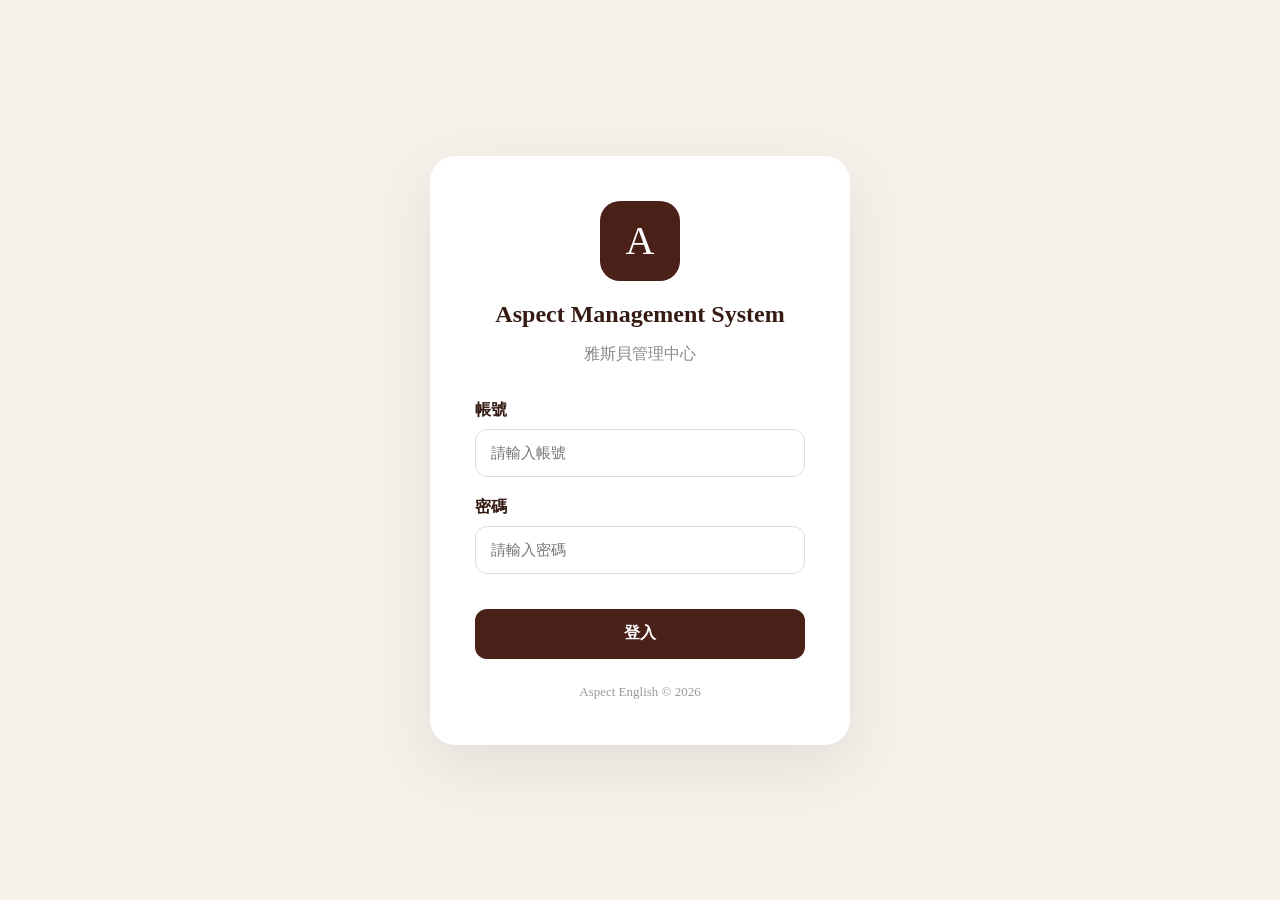
<file: index.html>
<!DOCTYPE html>
<html lang="zh-Hant">
<head>
  <meta charset="UTF-8">
  <meta name="viewport" content="width=device-width, initial-scale=1.0">
  <title>AMS｜Aspect Management System</title>
  <link rel="stylesheet" href="css/style.css">
</head>

<body>
  <div class="app">

    <aside class="sidebar">
      <div class="brand">
        <div class="brand-logo">A</div>
        <div>
          <h2>AMS</h2>
          <p>Aspect Management System</p>
        </div>
      </div>

      <nav>
        <a class="active" onclick="showPage('dashboard', this)">🏠 Dashboard</a>
        <a onclick="showPage('enterprise', this)">🏢 企業方案</a>
        <a onclick="showPage('kstudy', this)">📚 K書中心</a>
        <a onclick="showPage('ai', this)">🤖 AI 助理</a>
        <a onclick="showPage('settings', this)">⚙ 系統設定</a>
      </nav>
    </aside>

    <main class="main">

      <header class="topbar">
        <div>
          <h1 id="pageTitle">雅斯貝管理中心</h1>
          <p id="pageSubtitle">整合企業方案、K書中心與營運數據</p>
        </div>

        <div class="top-actions">
          <input type="text" id="globalSearch" placeholder="全站搜尋...">

          <button class="icon-btn" onclick="toggleNotifications()">🔔</button>
          <button class="icon-btn" onclick="toggleDarkMode()">🌙</button>

          <div class="user-menu">
  <button class="user-menu-btn" onclick="toggleUserMenu()">
    <span id="loginUser">Aspect English</span>
    <span>▼</span>
  </button>

  <div id="userDropdown" class="user-dropdown hidden">
    <p class="user-dropdown-title">帳號選單</p>
    <button onclick="showPage('settings', document.querySelector('nav a:nth-child(5)'))">我的帳號</button>
    <button onclick="showSystemInfo()">系統資訊</button>
    <button onclick="logout()">登出</button>
  </div>
</div>
        </div>
      </header>

      <div id="notificationPanel" class="notification-panel hidden">
        <h3>通知中心</h3>
        <p>🔔 有新的企業方案案件待聯繫</p>
        <p>📚 K書中心後台尚未串接</p>
        <p>🤖 AI 助理功能預留中</p>
      </div>

      <!-- Dashboard -->
      <section id="dashboardPage" class="page active-page">
        <section class="cards">
          <div class="card">
            <p>企業方案待處理</p>
            <h2 id="enterpriseCount">--</h2>
            <span>待聯繫案件</span>
          </div>

          <div class="card">
            <p>K書中心</p>
            <h2>--</h2>
            <span>今日預約</span>
          </div>

          <div class="card">
            <p>AI 提醒</p>
            <h2>--</h2>
            <span>待處理提醒</span>
          </div>

          <div class="card">
            <p>本月企業案件</p>
            <h2 id="enterpriseTotal">--</h2>
            <span>全部案件</span>
          </div>
        </section>
      </section>

      <!-- 企業方案 -->
      <section id="enterprisePage" class="page">
        <section class="panel" id="enterprisePanel">
          <div class="panel-header">
            <h2>企業方案案件管理</h2>
            <button onclick="loadEnterpriseCases()">重新整理</button>
          </div>

          <div class="toolbar">
            <input type="text" id="searchInput" placeholder="搜尋公司名稱 / 聯絡人">
            <input type="date" id="dateFilter">

            <select id="statusFilter">
              <option value="">全部狀態</option>
              <option>待聯繫</option>
              <option>已聯繫</option>
              <option>已報價</option>
              <option>已成交</option>
              <option>未成交</option>
            </select>
          </div>

          <div id="caseList" class="case-list">
            <p class="empty">載入中...</p>
          </div>
        </section>
      </section>

      <!-- K書中心 -->
      <section id="kstudyPage" class="page">
        <section class="panel">
          <div class="panel-header">
            <h2>K書中心後台</h2>
          </div>

          <div class="placeholder">
            <h3>📚 K書中心管理</h3>
            <p>此區之後會串接 K書中心預約資料。</p>
            <p>預計功能：今日預約、座位狀態、取消紀錄、收費統計。</p>
          </div>
        </section>
      </section>

      <!-- AI -->
      <section id="aiPage" class="page">
        <section class="panel">
          <div class="panel-header">
            <h2>AI 助理</h2>
          </div>

          <div class="placeholder">
            <h3>🤖 AI 助理預留區</h3>
            <p>之後可加入案件提醒、報價建議、營運分析。</p>
          </div>
        </section>
      </section>

      <!-- 系統設定 -->
      <section id="settingsPage" class="page">
        <section class="panel">
          <div class="panel-header">
            <h2>系統設定</h2>
          </div>

          <div class="placeholder">
            <h3>⚙ 系統設定</h3>
            <p>之後可放 Logo、API、Email、權限設定。</p>
          </div>
        </section>
      </section>

    </main>
  </div>

  <div id="caseModal" class="modal hidden">
    <div class="modal-card">
      <button class="modal-close" onclick="closeModal()">×</button>

      <h2 id="modalCompany"></h2>
      <div id="modalContent"></div>

      <div class="modal-actions">
        <label>修改狀態</label>

        <select id="modalStatus">
          <option>待聯繫</option>
          <option>已聯繫</option>
          <option>已報價</option>
          <option>已成交</option>
          <option>未成交</option>
        </select>

        <button onclick="saveStatus()">儲存狀態</button>
      </div>
    </div>
  </div>

  <script src="js/script.js"></script>
</body>
</html>
</file>
<file: css/style.css>
* {
  box-sizing: border-box;
}

body {
  margin: 0;
  font-family: "Noto Sans TC", "Microsoft JhengHei", Arial, sans-serif;
  background: #f5efe9;
  color: #351b14;
}

.app {
  min-height: 100vh;
  display: grid;
  grid-template-columns: 260px 1fr;
}

.sidebar {
  position: sticky;
  top: 0;
  height: 100vh;
  overflow-y: auto;
}

.sidebar {
  background: #fffaf6;
  border-right: 1px solid #e1d2c7;
  padding: 28px 20px;
}

.brand {
  display: flex;
  gap: 12px;
  align-items: center;
  margin-bottom: 34px;
}

.brand-logo {
  width: 44px;
  height: 44px;
  border-radius: 14px;
  background: #4a2118;
  color: #fff;
  display: grid;
  place-items: center;
  font-weight: 800;
  font-size: 22px;
}

.brand h2 {
  margin: 0;
  font-size: 22px;
}

.brand p {
  margin: 2px 0 0;
  font-size: 12px;
  color: #8a6a5b;
}

nav {
  display: flex;
  flex-direction: column;
  gap: 8px;
}

nav a {
  padding: 13px 14px;
  border-radius: 14px;
  color: #5a3428;
  font-weight: 600;
  cursor: pointer;
}

nav a.active,
nav a:hover {
  background: #4a2118;
  color: white;
}

.main {
  padding: 34px;
  background: #f5efe9;
}

.topbar {
  display: flex;
  justify-content: space-between;
  gap: 20px;
  align-items: center;
  margin-bottom: 28px;
}

.topbar h1 {
  margin: 0;
  font-size: 34px;
}

.topbar p {
  margin: 8px 0 0;
  color: #7c5d4e;
}

.user {
  background: #fffaf6;
  border: 1px solid #e1d2c7;
  border-radius: 999px;
  padding: 10px 16px;
  font-weight: 700;
}

.cards {
  display: grid;
  grid-template-columns: repeat(4, 1fr);
  gap: 18px;
  margin-bottom: 26px;
}

.card {
  background: #fffaf6;
  border: 1px solid #e1d2c7;
  border-radius: 22px;
  padding: 22px;
  box-shadow: 0 8px 24px rgba(74, 33, 24, 0.06);
}

.card p {
  margin: 0;
  color: #7c5d4e;
  font-weight: 700;
}

.card h2 {
  margin: 10px 0;
  font-size: 38px;
  color: #4a2118;
}

.card span {
  color: #9a7b6d;
  font-size: 14px;
}

.panel {
  background: #fffaf6;
  border: 1px solid #e1d2c7;
  border-radius: 24px;
  padding: 24px;
  box-shadow: 0 8px 24px rgba(74, 33, 24, 0.06);
}

.panel-header {
  display: flex;
  justify-content: space-between;
  align-items: center;
  margin-bottom: 18px;
}

.panel-header h2 {
  margin: 0;
}

button {
  background: #4a2118;
  color: white;
  border: 0;
  border-radius: 12px;
  padding: 10px 16px;
  font-weight: 700;
  cursor: pointer;
}

.case-list {
  display: grid;
  gap: 12px;
}

.case-item {
  display: grid;
  grid-template-columns: 1.2fr 1fr 1fr 120px;
  gap: 12px;
  align-items: center;
  background: #ffffff;
  border: 1px solid #eadbd1;
  border-radius: 16px;
  padding: 16px;
}

.case-title {
  font-weight: 800;
  color: #351b14;
}

.case-sub {
  font-size: 13px;
  color: #8a6a5b;
  margin-top: 4px;
}

.badge {
  display: inline-block;
  text-align: center;
  border-radius: 999px;
  padding: 6px 10px;
  background: #f2e5dd;
  color: #8a4f36;
  font-weight: 700;
  font-size: 13px;
}

.empty {
  color: #8a6a5b;
}

@media (max-width: 900px) {
  .app {
    grid-template-columns: 1fr;
  }

  .sidebar {
    position: static;
    height: auto;
  }
}

  .cards {
    grid-template-columns: repeat(2, 1fr);
  }

  .case-item {
    grid-template-columns: 1fr;
  }
}

@media (max-width: 600px) {
  .main {
    padding: 22px;
  }

  .cards {
    grid-template-columns: 1fr;
  }

  .topbar {
    flex-direction: column;
    align-items: flex-start;
  }
}
.toolbar {
  display: grid;
  grid-template-columns: 1fr 180px 160px;
  gap: 12px;
  margin-bottom: 18px;
}

.toolbar input,
.toolbar select,
.modal-actions select {
  height: 42px;
  border: 1px solid #e1d2c7;
  border-radius: 12px;
  padding: 0 12px;
  background: white;
}

.badge.status-待聯繫 { background:#fff0d9; color:#9a5b00; }
.badge.status-已聯繫 { background:#e8f1ff; color:#245c9f; }
.badge.status-已報價 { background:#eee8ff; color:#5b3bb3; }
.badge.status-已成交 { background:#e7f7ec; color:#237a3b; }
.badge.status-未成交 { background:#fdeaea; color:#b42323; }

.case-item {
  cursor: pointer;
}

.modal {
  position: fixed;
  inset: 0;
  background: rgba(0,0,0,.35);
  display: grid;
  place-items: center;
  padding: 20px;
  z-index: 99;
}

.modal.hidden {
  display: none;
}

.modal-card {
  width: min(720px, 100%);
  max-height: 85vh;
  overflow: auto;
  background: #fffaf6;
  border-radius: 24px;
  padding: 28px;
  position: relative;
}

.modal-close {
  position: absolute;
  right: 18px;
  top: 18px;
  border-radius: 50%;
  width: 36px;
  height: 36px;
  padding: 0;
}

.detail-row {
  border-bottom: 1px solid #eadbd1;
  padding: 10px 0;
}

.detail-row strong {
  display: block;
  color: #7c5d4e;
  font-size: 13px;
}

.modal-actions {
  margin-top: 22px;
  display: grid;
  gap: 10px;
}

@media(max-width:700px){
  .toolbar {
    grid-template-columns: 1fr;
  }
}
.user {
  display: flex;
  align-items: center;
  gap: 10px;
}

.logout-btn {
  background: #fff;
  color: #4a2118;
  border: 1px solid #d6c8bf;
  border-radius: 999px;
  padding: 6px 10px;
  font-size: 13px;
  cursor: pointer;
}

.logout-btn:hover {
  background: #f2e5dd;
}

/* ===========================
   AOS v1.1 Page Switch
=========================== */

.page {
  display: none;
}

.page.active-page {
  display: block;
}

.hidden {
  display: none;
}

/* ===========================
   AOS v1.2 Header Upgrade
=========================== */

.user-menu {
  position: relative;
}

.user-menu-btn {
  border: none;
  background: #ffffff;
  border-radius: 12px;
  padding: 8px 12px;
  cursor: pointer;
  display: flex;
  gap: 8px;
  align-items: center;
}

.user-dropdown {
  position: absolute;
  right: 0;
  top: 44px;
  width: 180px;
  background: #ffffff;
  border-radius: 14px;
  box-shadow: 0 10px 30px rgba(0,0,0,0.12);
  padding: 10px;
  z-index: 20;
}

.user-dropdown-title {
  font-size: 12px;
  color: #888;
  margin: 6px 8px;
}

.user-dropdown button {
  width: 100%;
  border: none;
  background: transparent;
  text-align: left;
  padding: 10px 8px;
  border-radius: 10px;
  cursor: pointer;
}

.user-dropdown button:hover {
  background: #f3f4f6;
}

.dark-mode {
  background: #111827;
  color: #e5e7eb;
}

.dark-mode .main,
.dark-mode .topbar,
.dark-mode .card,
.dark-mode .panel,
.dark-mode .notification-panel,
.dark-mode .user-menu-btn,
.dark-mode .user-dropdown {
  background: #1f2937;
  color: #e5e7eb;
}

.dark-mode input,
.dark-mode select {
  background: #111827;
  color: #e5e7eb;
  border-color: #374151;
}

.dark-mode .sidebar {
  background: #0f172a;
}

.dark-mode .user-dropdown button {
  color: #e5e7eb;
}

.dark-mode .user-dropdown button:hover {
  background: #374151;
}

.top-actions {
  display: flex;
  align-items: flex-start;
  justify-content: flex-end;
  gap: 8px;
  position: relative;
}

.user-menu {
  position: relative;
}

.user-dropdown {
  position: absolute;
  right: 0;
  top: 52px;
  width: 210px;
  background: #ffffff;
  border-radius: 14px;
  box-shadow: 0 10px 30px rgba(0,0,0,0.15);
  padding: 10px;
  z-index: 999;
}

.user-dropdown button {
  display: block;
  width: 100%;
  margin-bottom: 6px;
}

.user-menu-btn {
  background: #5a2418;
  color: #ffffff;
  border: none;
  border-radius: 14px;
  padding: 12px 20px;
  font-weight: 700;
  cursor: pointer;
}

.user-dropdown {
  background: #ffffff;
  color: #5a2418;
}

.user-dropdown button {
  background: #5a2418;
  color: #ffffff;
  border: none;
  border-radius: 12px;
  padding: 10px 14px;
  font-weight: 700;
  cursor: pointer;
}

.user-dropdown button:hover {
  background: #7a3324;
}

body.dark-mode .user-menu-btn,
body.dark-mode .user-dropdown button {
  background: #5a2418;
  color: #ffffff;
}

body.dark-mode .user-dropdown {
  background: #1f2937;
  color: #e5e7eb;
}

/* ===========================
   AOS v1.2 User Dropdown Polish
=========================== */

.user-dropdown {
  position: absolute;
  right: 0;
  top: 64px;
  width: 240px;
  background: rgba(255, 255, 255, 0.96);
  backdrop-filter: blur(12px);
  border: 1px solid #ead8cf;
  border-radius: 22px;
  box-shadow: 0 18px 45px rgba(90, 36, 24, 0.18);
  padding: 14px;
  z-index: 999;
}

.user-dropdown-title {
  font-size: 13px;
  font-weight: 700;
  color: #9a6b5b;
  margin: 4px 8px 12px;
}

.user-dropdown button {
  width: 100%;
  border: none;
  background: transparent;
  color: #4b1f15;
  text-align: left;
  padding: 13px 14px;
  border-radius: 14px;
  font-size: 15px;
  font-weight: 700;
  cursor: pointer;
  transition: 0.2s;
}

.user-dropdown button:hover {
  background: #f6ede8;
  transform: translateX(3px);
}

.user-dropdown button:last-child {
  margin-top: 8px;
  background: #5a2418;
  color: #ffffff;
}

.user-dropdown button:last-child:hover {
  background: #7a3324;
}

body.dark-mode .user-dropdown {
  background: rgba(31, 41, 55, 0.96);
  border-color: #374151;
  box-shadow: 0 18px 45px rgba(0, 0, 0, 0.35);
}

body.dark-mode .user-dropdown-title {
  color: #cbd5e1;
}

body.dark-mode .user-dropdown button {
  color: #e5e7eb;
}

body.dark-mode .user-dropdown button:hover {
  background: #374151;
}

body.dark-mode .user-dropdown button:last-child {
  background: #5a2418;
  color: #ffffff;
}
</file>
